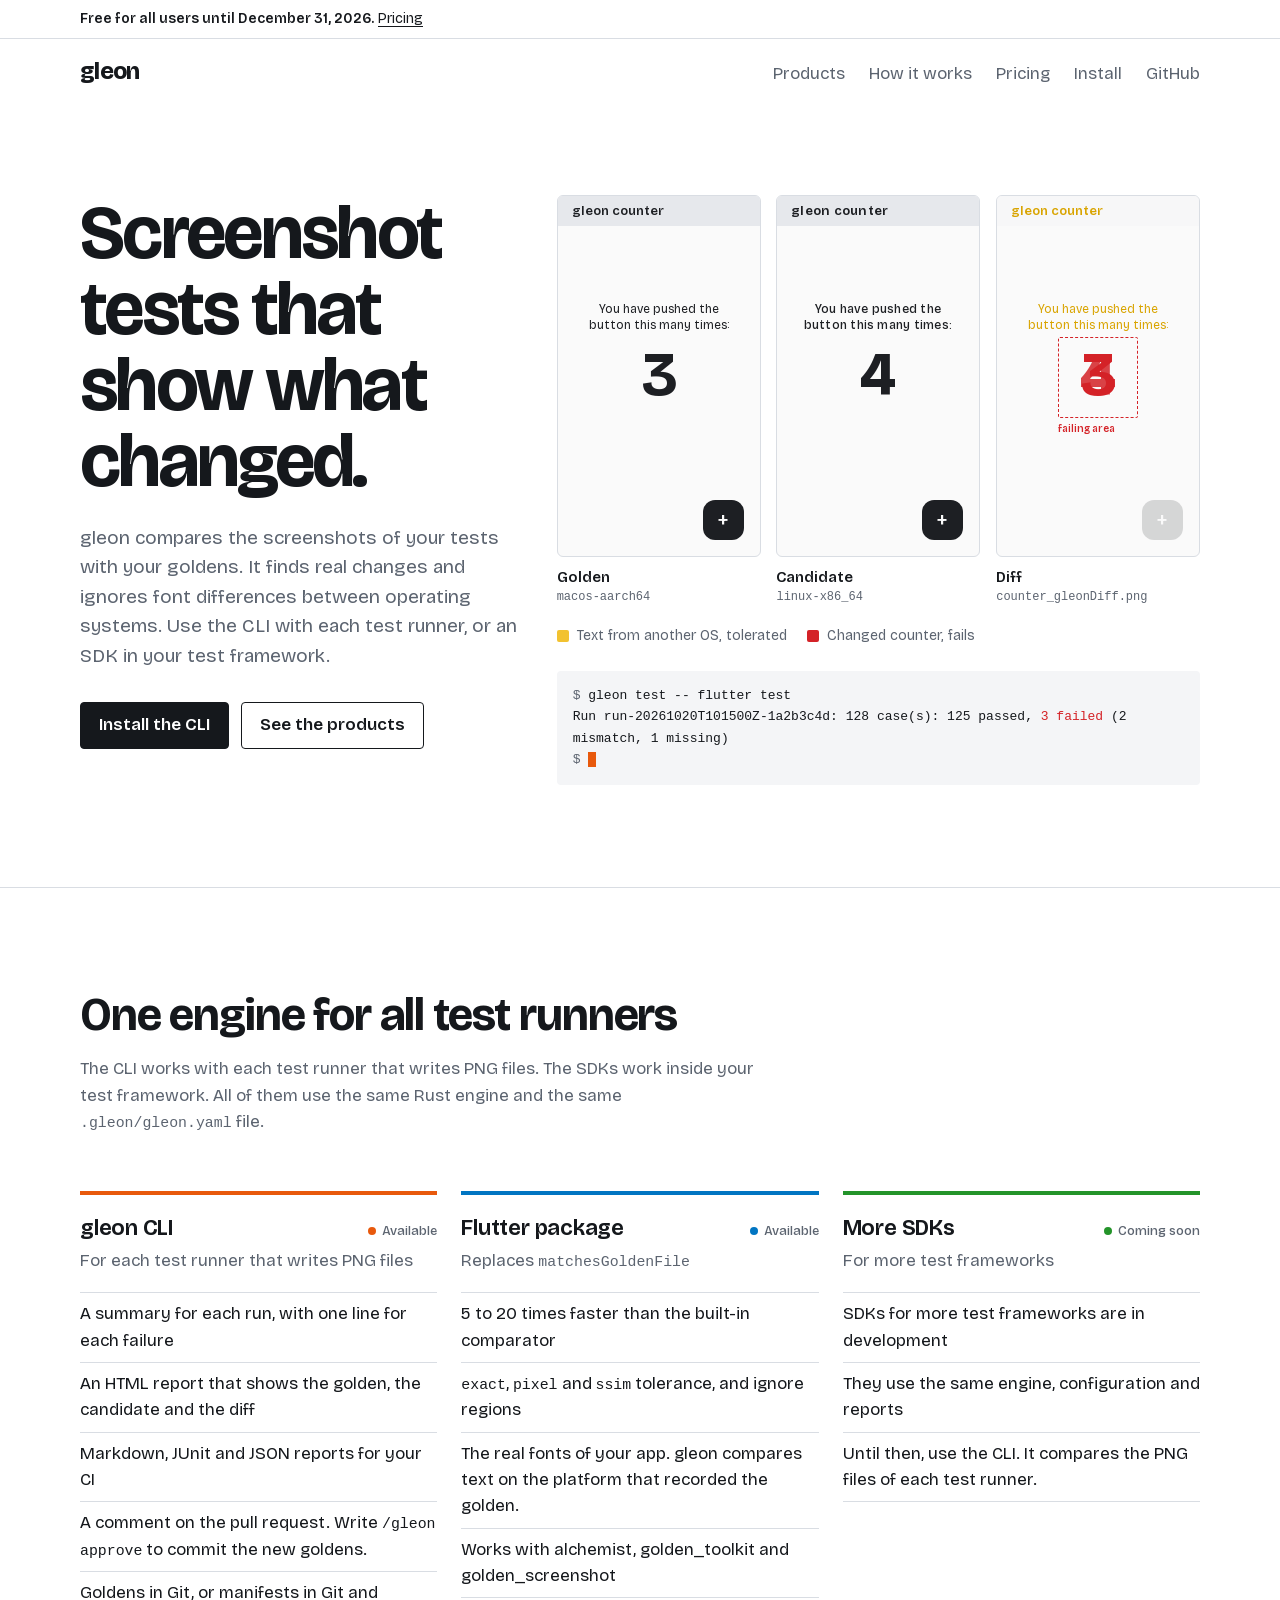
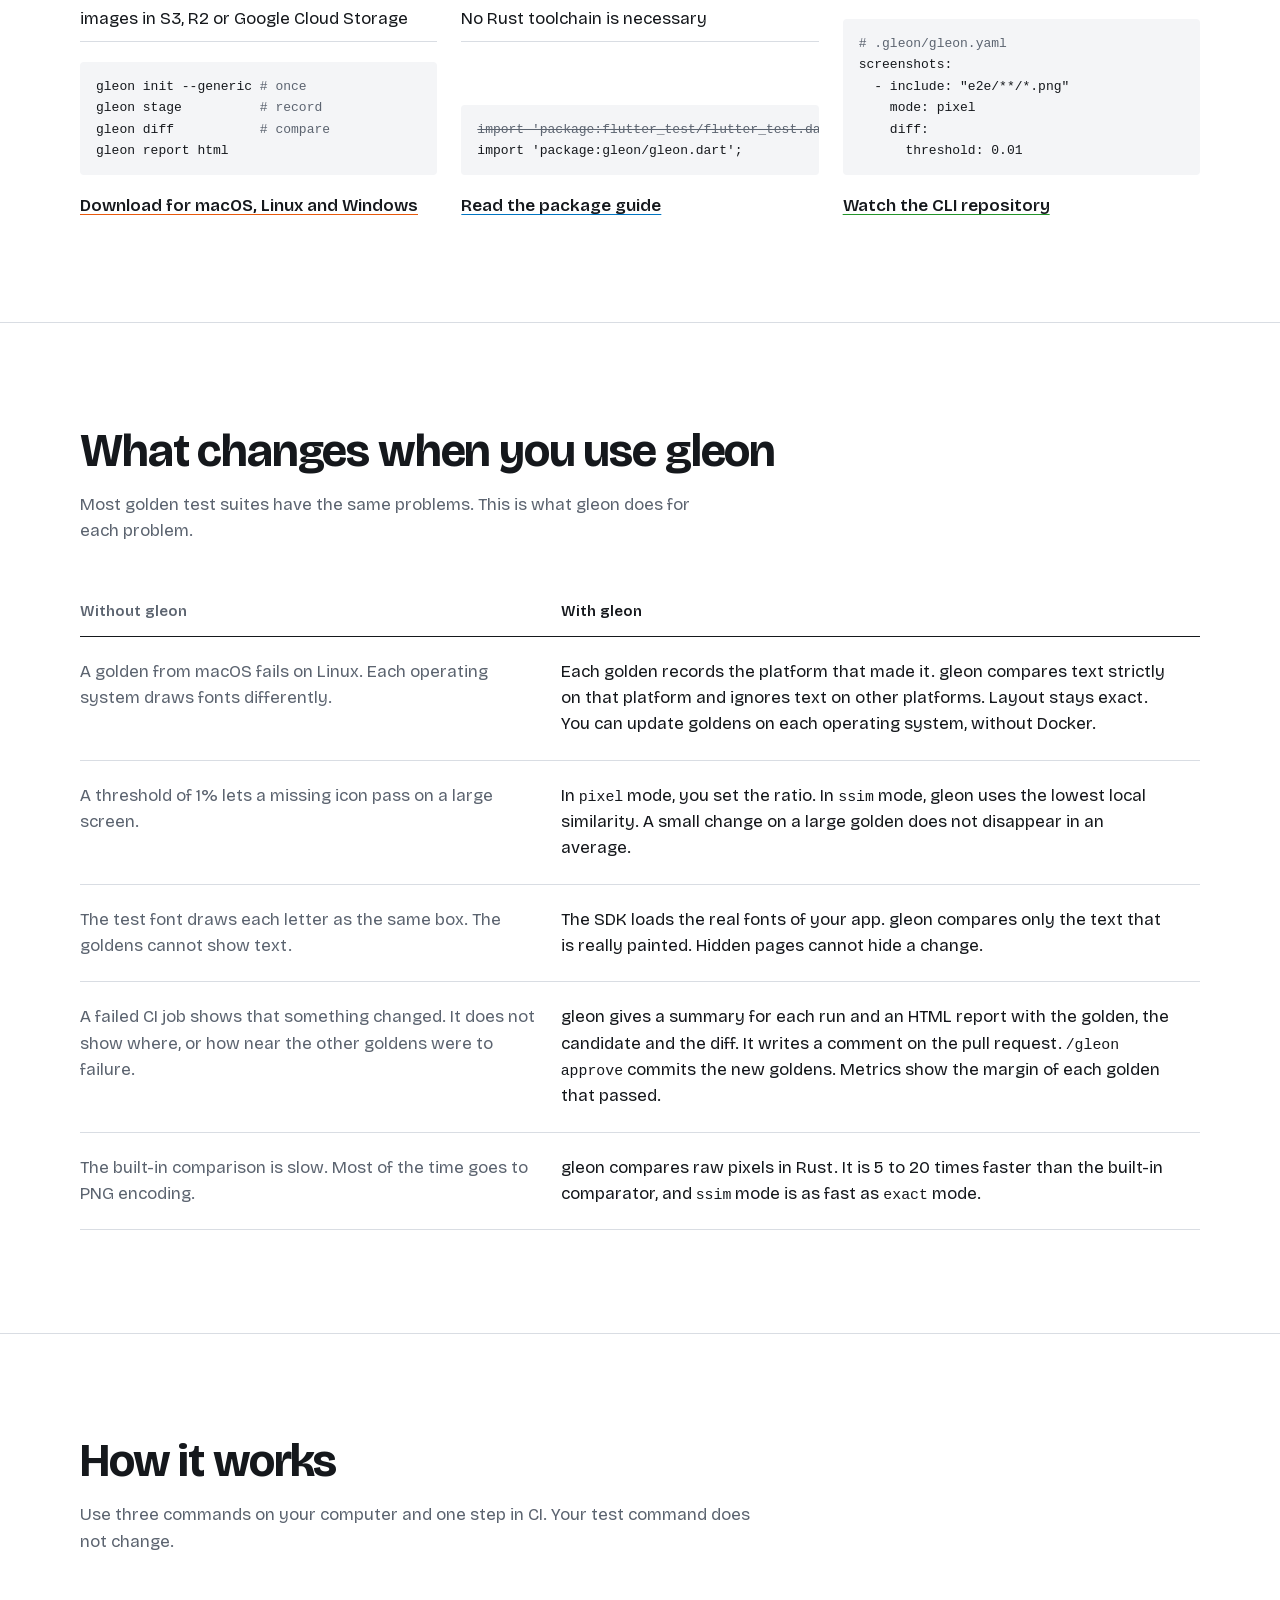
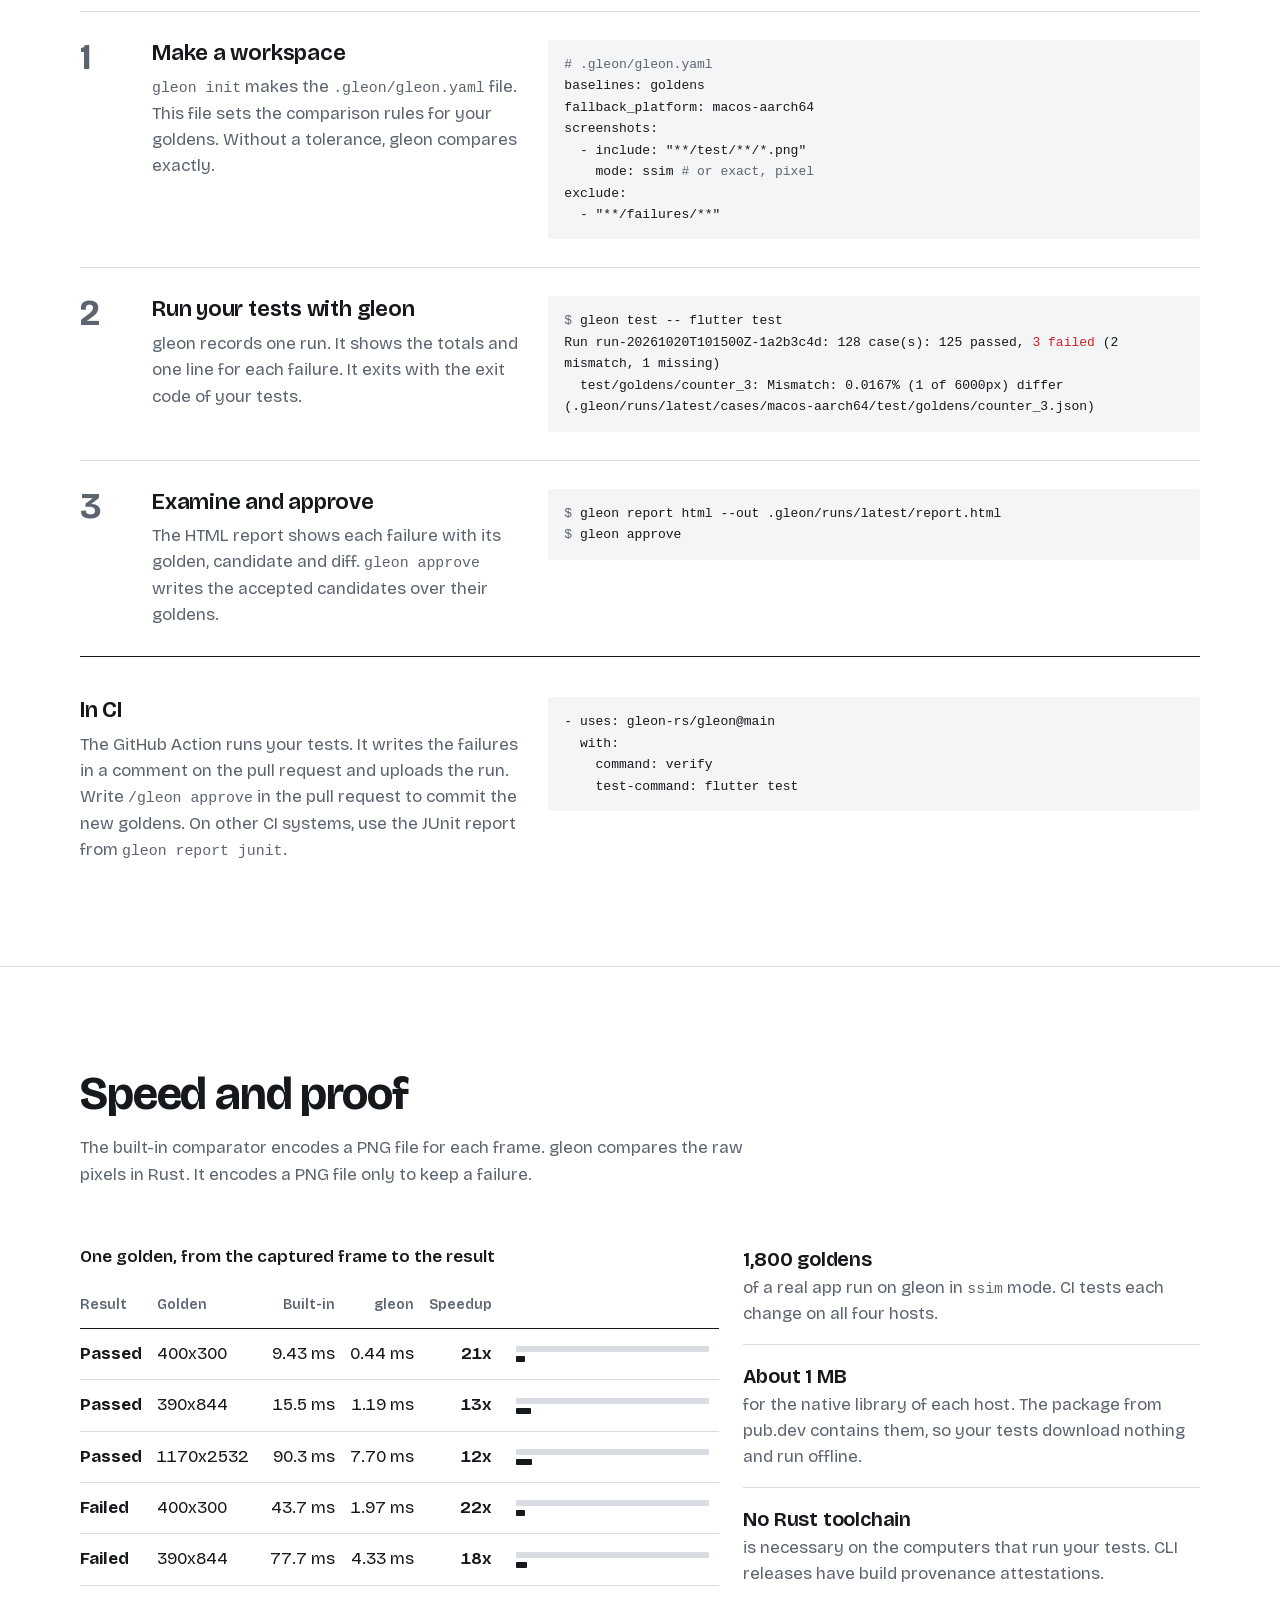
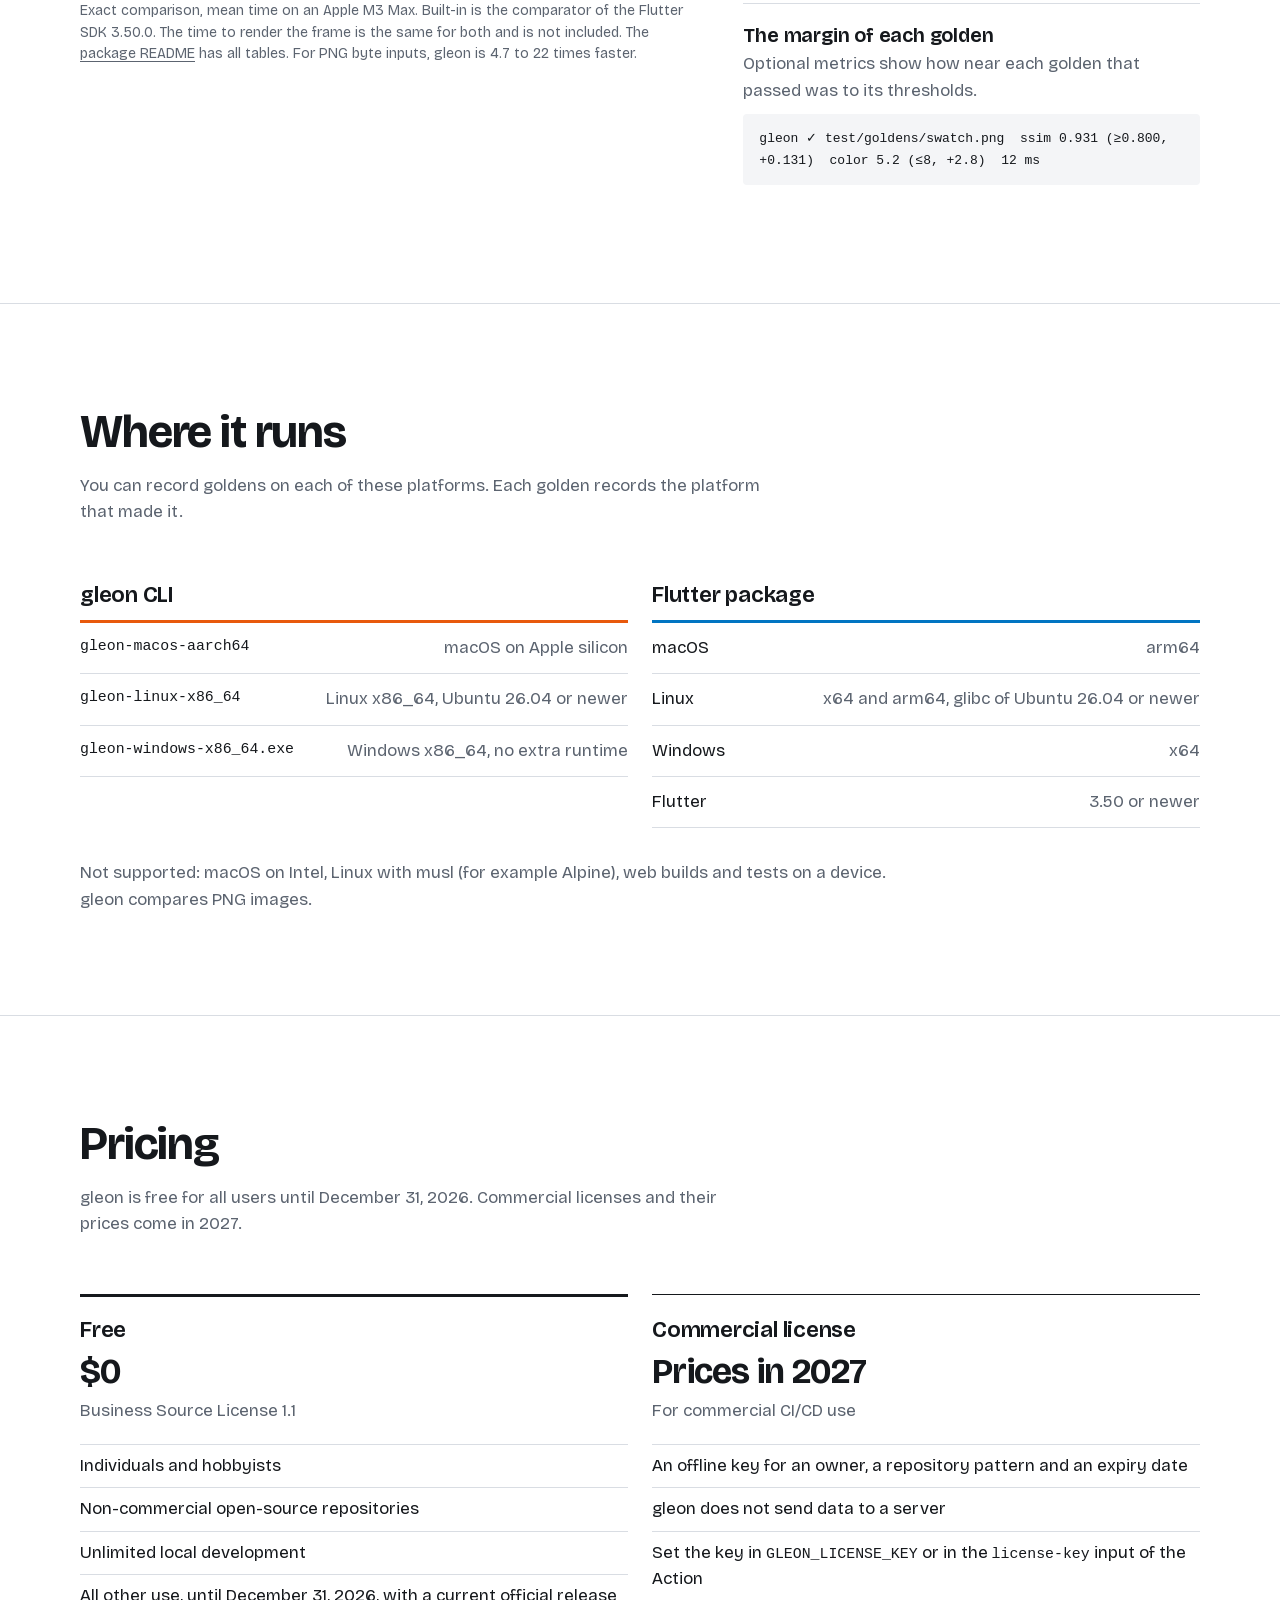
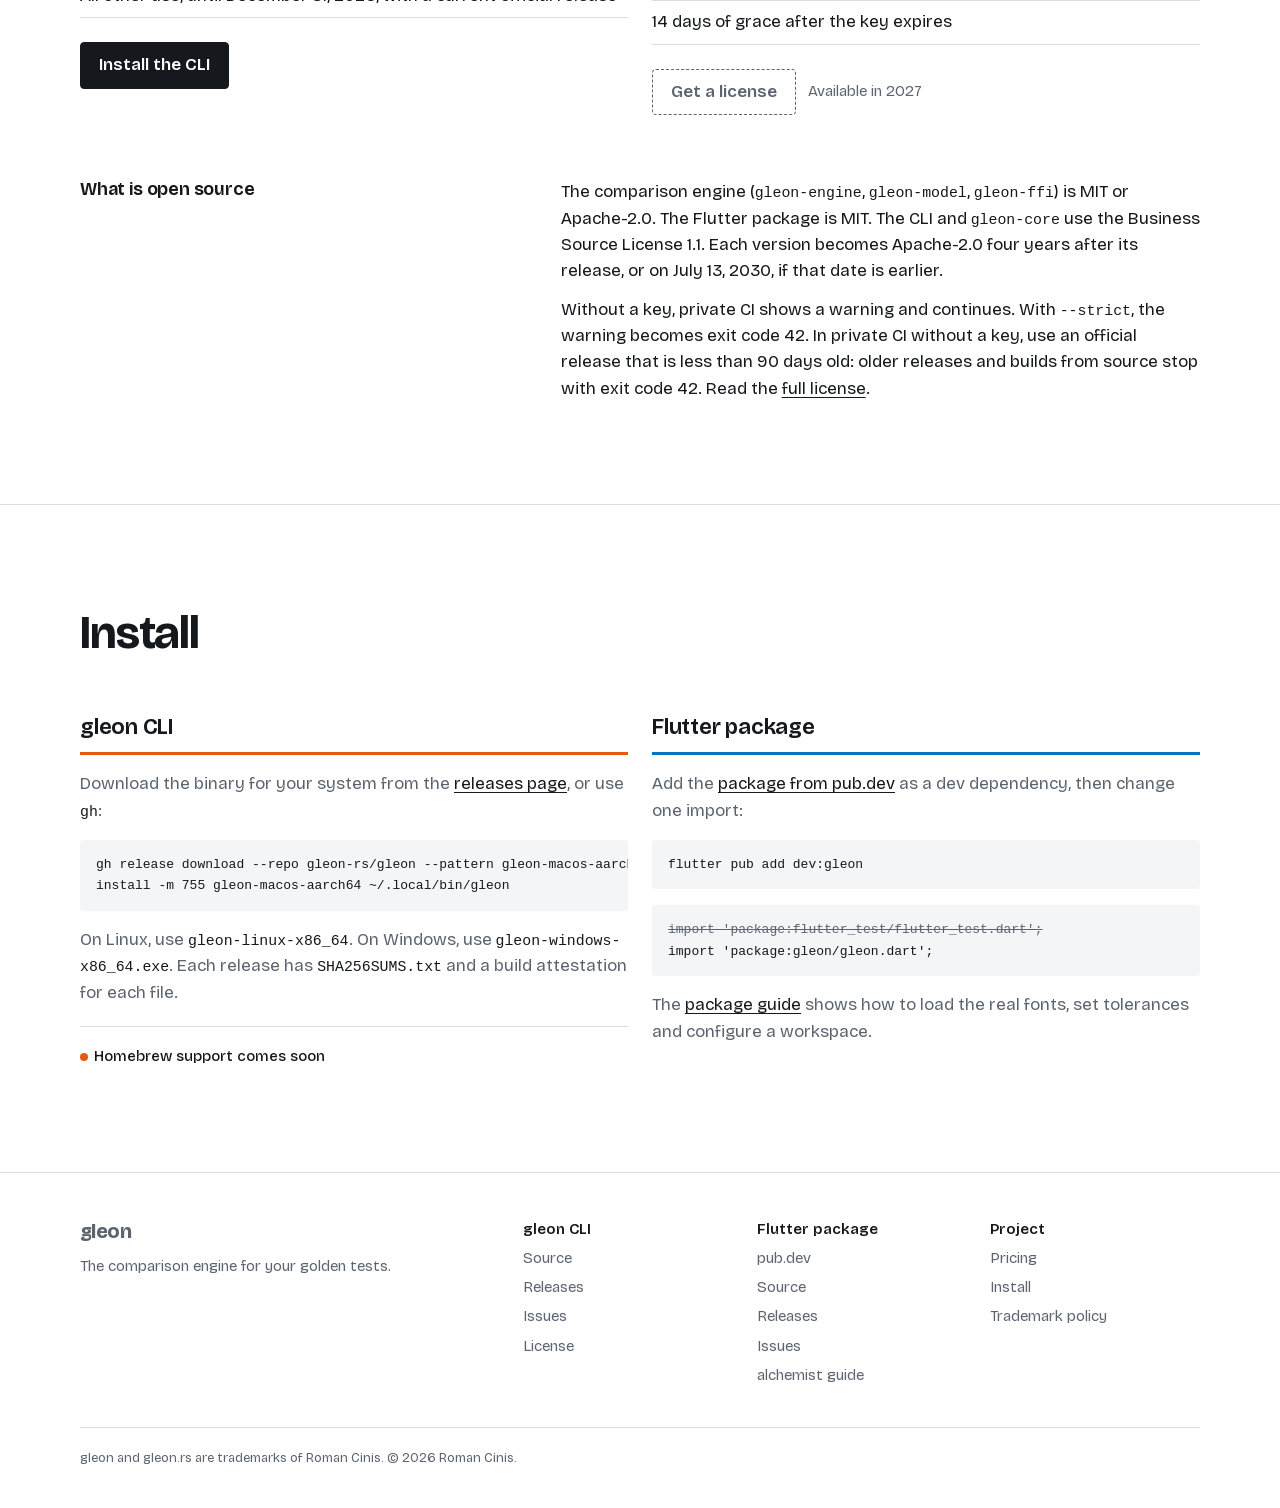
<file: index.html>
<!DOCTYPE html>
<html lang="en">
<head>
<meta charset="utf-8">
<meta name="viewport" content="width=device-width, initial-scale=1">
<meta name="color-scheme" content="light dark">
<meta name="theme-color" content="#ffffff" media="(prefers-color-scheme: light)">
<meta name="theme-color" content="#0f1115" media="(prefers-color-scheme: dark)">
<title>gleon: screenshot tests that show what changed</title>
<meta name="description" content="gleon compares the screenshots of your tests with your goldens. It finds real changes and ignores font differences between operating systems. A Rust CLI for each test runner, and SDKs for test frameworks.">
<link rel="canonical" href="https://gleon.rs/">
<meta property="og:type" content="website">
<meta property="og:url" content="https://gleon.rs/">
<meta property="og:site_name" content="gleon">
<meta property="og:title" content="gleon: screenshot tests that show what changed">
<meta property="og:description" content="gleon compares the screenshots of your tests with your goldens. A Rust CLI for each test runner, and SDKs for test frameworks.">
<meta property="og:image" content="https://gleon.rs/og.png">
<meta property="og:image:width" content="1200">
<meta property="og:image:height" content="630">
<meta property="og:image:alt" content="gleon: screenshot tests that show what changed. A golden, a candidate and the diff that gleon writes.">
<meta name="twitter:card" content="summary_large_image">
<link rel="icon" href="favicon.svg" type="image/svg+xml">
<link rel="preload" href="fonts/bricolage-grotesque-latin.woff2" as="font" type="font/woff2" crossorigin>
<link rel="stylesheet" href="styles.css">
</head>
<body>
<a class="skip" href="#main">Skip to content</a>

<div class="banner">
  <div class="wrap"><strong>Free for all users until December 31, 2026.</strong> <a href="#pricing">Pricing</a></div>
</div>

<header class="site-head">
  <div class="wrap">
    <a class="wordmark" href="/" aria-label="gleon home">gleon</a>
    <nav class="site-nav" aria-label="Main">
      <ul>
        <li><a href="#products">Products</a></li>
        <li><a href="#how">How it works</a></li>
        <li><a href="#pricing">Pricing</a></li>
        <li><a href="#install">Install</a></li>
        <li><a href="https://github.com/gleon-rs">GitHub</a></li>
      </ul>
    </nav>
  </div>
</header>

<main id="main">

  <!-- Hero -->
  <section class="hero" aria-labelledby="hero-title">
    <div class="wrap">
      <div class="hero-copy">
        <h1 id="hero-title">Screenshot tests that show what changed.</h1>
        <p class="lede">gleon compares the screenshots of your tests with your goldens. It finds real changes and ignores font differences between operating systems. Use the CLI with each test runner, or an SDK in your test framework.</p>
        <div class="actions">
          <a class="btn btn-primary" href="#install">Install the CLI</a>
          <a class="btn btn-plain" href="#products">See the products</a>
        </div>
      </div>

      <div class="hero-proof">
        <figure>
          <figcaption class="visually-hidden">A failed golden test. Left: the golden from macOS. Middle: the candidate from Linux. Right: the diff that gleon writes. gleon tolerates the text from the other operating system. The changed counter fails.</figcaption>
          <ul class="panes">
            <li class="pane golden">
              <div class="shot" aria-hidden="true">
                <div class="bar">gleon counter</div>
                <p class="msg">You have pushed the button this many times:</p>
                <p class="count">3</p>
                <span class="fab">+</span>
              </div>
              <p class="pane-cap"><b>Golden</b><code>macos-aarch64</code></p>
            </li>
            <li class="pane candidate">
              <div class="shot" aria-hidden="true">
                <div class="bar">gleon counter</div>
                <p class="msg">You have pushed the button this many times:</p>
                <p class="count">4</p>
                <span class="fab">+</span>
              </div>
              <p class="pane-cap"><b>Candidate</b><code>linux-x86_64</code></p>
            </li>
            <li class="pane diff">
              <div class="shot" aria-hidden="true">
                <div class="bar">gleon counter</div>
                <p class="msg">You have pushed the button this many times:</p>
                <p class="count"><span>3</span><span>4</span></p>
                <span class="area"></span>
                <span class="area-label">failing area</span>
                <span class="fab">+</span>
              </div>
              <p class="pane-cap"><b>Diff</b><code>counter_gleonDiff.png</code></p>
            </li>
          </ul>
          <ul class="legend" aria-hidden="true">
            <li><span class="swatch swatch-y"></span>Text from another OS, tolerated</li>
            <li><span class="swatch swatch-r"></span>Changed counter, fails</li>
          </ul>
        </figure>

<pre class="code wrap-lines run"><code><span class="prompt">$ </span><span class="sel">gleon test -- flutter test</span>
Run run-20261020T101500Z-1a2b3c4d: 128 case(s): 125 passed, <span class="fail">3 failed</span> (2 mismatch, 1 missing)
<span class="prompt">$ </span><span class="cursor" aria-hidden="true"></span></code></pre>
      </div>
    </div>
  </section>

  <!-- Products: equal columns, each in the colour of its language -->
  <section class="section" id="products" aria-labelledby="products-title">
    <div class="wrap">
      <h2 id="products-title">One engine for all test runners</h2>
      <p class="intro">The CLI works with each test runner that writes PNG files. The SDKs work inside your test framework. All of them use the same Rust engine and the same <code>.gleon/gleon.yaml</code> file.</p>

      <ul class="products section-body">
        <li class="product lang-cli" id="cli">
          <h3>gleon CLI <span class="status">Available</span></h3>
          <p class="tagline">For each test runner that writes PNG files</p>
          <ul class="points">
            <li>A summary for each run, with one line for each failure</li>
            <li>An HTML report that shows the golden, the candidate and the diff</li>
            <li>Markdown, JUnit and JSON reports for your CI</li>
            <li>A comment on the pull request. Write <code>/gleon approve</code> to commit the new goldens.</li>
            <li>Goldens in Git, or manifests in Git and images in S3, R2 or Google Cloud Storage</li>
          </ul>
<pre class="code"><code><span class="sel">gleon init --generic</span> <span class="comment"># once</span>
<span class="sel">gleon stage</span>          <span class="comment"># record</span>
<span class="sel">gleon diff</span>           <span class="comment"># compare</span>
<span class="sel">gleon report html</span></code></pre>
          <p class="more"><a href="https://github.com/gleon-rs/gleon/releases">Download for macOS, Linux and Windows</a></p>
        </li>

        <li class="product lang-flutter" id="flutter">
          <h3>Flutter package <span class="status">Available</span></h3>
          <p class="tagline">Replaces <code>matchesGoldenFile</code></p>
          <ul class="points">
            <li>5 to 20 times faster than the built-in comparator</li>
            <li><code>exact</code>, <code>pixel</code> and <code>ssim</code> tolerance, and ignore regions</li>
            <li>The real fonts of your app. gleon compares text on the platform that recorded the golden.</li>
            <li>Works with alchemist, golden_toolkit and golden_screenshot</li>
            <li>No Rust toolchain is necessary</li>
          </ul>
<pre class="code"><code><span class="del">import 'package:flutter_test/flutter_test.dart';</span>
<span class="sel">import 'package:gleon/gleon.dart';</span></code></pre>
          <p class="more"><a href="https://github.com/gleon-rs/flutter">Read the package guide</a></p>
        </li>

        <li class="product lang-next">
          <h3>More SDKs <span class="status">Coming soon</span></h3>
          <p class="tagline">For more test frameworks</p>
          <ul class="points">
            <li>SDKs for more test frameworks are in development</li>
            <li>They use the same engine, configuration and reports</li>
            <li>Until then, use the CLI. It compares the PNG files of each test runner.</li>
          </ul>
<pre class="code"><code><span class="comment"># .gleon/gleon.yaml</span>
screenshots:
  - include: "e2e/**/*.png"
    mode: pixel
    diff:
      threshold: 0.01</code></pre>
          <p class="more"><a href="https://github.com/gleon-rs/gleon">Watch the CLI repository</a></p>
        </li>
      </ul>
    </div>
  </section>

  <!-- What changes -->
  <section class="section" aria-labelledby="switch-title">
    <div class="wrap">
      <h2 id="switch-title">What changes when you use gleon</h2>
      <p class="intro">Most golden test suites have the same problems. This is what gleon does for each problem.</p>

      <div class="compare section-body">
        <div class="compare-head" aria-hidden="true"><span>Without gleon</span><span>With gleon</span></div>
        <dl>
          <div class="compare-row">
            <dt>A golden from macOS fails on Linux. Each operating system draws fonts differently.</dt>
            <dd>Each golden records the platform that made it. gleon compares text strictly on that platform and ignores text on other platforms. Layout stays exact. You can update goldens on each operating system, without Docker.</dd>
          </div>
          <div class="compare-row">
            <dt>A threshold of 1% lets a missing icon pass on a large screen.</dt>
            <dd>In <code>pixel</code> mode, you set the ratio. In <code>ssim</code> mode, gleon uses the lowest local similarity. A small change on a large golden does not disappear in an average.</dd>
          </div>
          <div class="compare-row">
            <dt>The test font draws each letter as the same box. The goldens cannot show text.</dt>
            <dd>The SDK loads the real fonts of your app. gleon compares only the text that is really painted. Hidden pages cannot hide a change.</dd>
          </div>
          <div class="compare-row">
            <dt>A failed CI job shows that something changed. It does not show where, or how near the other goldens were to failure.</dt>
            <dd>gleon gives a summary for each run and an HTML report with the golden, the candidate and the diff. It writes a comment on the pull request. <code>/gleon approve</code> commits the new goldens. Metrics show the margin of each golden that passed.</dd>
          </div>
          <div class="compare-row">
            <dt>The built-in comparison is slow. Most of the time goes to PNG encoding.</dt>
            <dd>gleon compares raw pixels in Rust. It is 5 to 20 times faster than the built-in comparator, and <code>ssim</code> mode is as fast as <code>exact</code> mode.</dd>
          </div>
        </dl>
      </div>
    </div>
  </section>

  <!-- How it works -->
  <section class="section" id="how" aria-labelledby="how-title">
    <div class="wrap">
      <h2 id="how-title">How it works</h2>
      <p class="intro">Use three commands on your computer and one step in CI. Your test command does not change.</p>

      <ol class="steps section-body">
        <li class="step">
          <div>
            <h3>Make a workspace</h3>
            <p><code>gleon init</code> makes the <code>.gleon/gleon.yaml</code> file. This file sets the comparison rules for your goldens. Without a tolerance, gleon compares exactly.</p>
          </div>
<pre class="code"><code><span class="comment"># .gleon/gleon.yaml</span>
baselines: goldens
fallback_platform: macos-aarch64
screenshots:
  - include: "**/test/**/*.png"
    mode: ssim <span class="comment"># or exact, pixel</span>
exclude:
  - "**/failures/**"</code></pre>
        </li>
        <li class="step">
          <div>
            <h3>Run your tests with gleon</h3>
            <p>gleon records one run. It shows the totals and one line for each failure. It exits with the exit code of your tests.</p>
          </div>
<pre class="code wrap-lines"><code><span class="prompt">$ </span><span class="sel">gleon test -- flutter test</span>
Run run-20261020T101500Z-1a2b3c4d: 128 case(s): 125 passed, <span class="fail">3 failed</span> (2 mismatch, 1 missing)
  test/goldens/counter_3: Mismatch: 0.0167% (1 of 6000px) differ (.gleon/runs/latest/cases/macos-aarch64/test/goldens/counter_3.json)</code></pre>
        </li>
        <li class="step">
          <div>
            <h3>Examine and approve</h3>
            <p>The HTML report shows each failure with its golden, candidate and diff. <code>gleon approve</code> writes the accepted candidates over their goldens.</p>
          </div>
<pre class="code"><code><span class="prompt">$ </span><span class="sel">gleon report html --out .gleon/runs/latest/report.html</span>
<span class="prompt">$ </span><span class="sel">gleon approve</span></code></pre>
        </li>
      </ol>

      <div class="ci">
        <div>
          <h3>In CI</h3>
          <p>The GitHub Action runs your tests. It writes the failures in a comment on the pull request and uploads the run. Write <code>/gleon approve</code> in the pull request to commit the new goldens. On other CI systems, use the JUnit report from <code>gleon report junit</code>.</p>
        </div>
<pre class="code"><code>- uses: gleon-rs/gleon@main
  with:
    command: verify
    test-command: flutter test</code></pre>
      </div>
    </div>
  </section>

  <!-- Speed and proof -->
  <section class="section" id="speed" aria-labelledby="speed-title">
    <div class="wrap">
      <h2 id="speed-title">Speed and proof</h2>
      <p class="intro">The built-in comparator encodes a PNG file for each frame. gleon compares the raw pixels in Rust. It encodes a PNG file only to keep a failure.</p>

      <div class="speed section-body">
        <div>
          <div class="table-scroll">
            <table class="bench">
              <caption>One golden, from the captured frame to the result</caption>
              <thead>
                <tr>
                  <th scope="col">Result</th>
                  <th scope="col">Golden</th>
                  <th scope="col" class="num">Built-in</th>
                  <th scope="col" class="num">gleon</th>
                  <th scope="col" class="num">Speedup</th>
                  <th scope="col" class="bars"><span class="visually-hidden">Relative time</span></th>
                </tr>
              </thead>
              <tbody>
                <tr>
                  <th scope="row">Passed</th><td>400x300</td><td class="num">9.43 ms</td><td class="num">0.44 ms</td><td class="num x">21x</td>
                  <td class="bars" aria-hidden="true"><span class="bar-track"><span class="bar-builtin"></span><span class="bar-gleon" style="--r: 4.7%"></span></span></td>
                </tr>
                <tr>
                  <th scope="row">Passed</th><td>390x844</td><td class="num">15.5 ms</td><td class="num">1.19 ms</td><td class="num x">13x</td>
                  <td class="bars" aria-hidden="true"><span class="bar-track"><span class="bar-builtin"></span><span class="bar-gleon" style="--r: 7.7%"></span></span></td>
                </tr>
                <tr>
                  <th scope="row">Passed</th><td>1170x2532</td><td class="num">90.3 ms</td><td class="num">7.70 ms</td><td class="num x">12x</td>
                  <td class="bars" aria-hidden="true"><span class="bar-track"><span class="bar-builtin"></span><span class="bar-gleon" style="--r: 8.5%"></span></span></td>
                </tr>
                <tr>
                  <th scope="row">Failed</th><td>400x300</td><td class="num">43.7 ms</td><td class="num">1.97 ms</td><td class="num x">22x</td>
                  <td class="bars" aria-hidden="true"><span class="bar-track"><span class="bar-builtin"></span><span class="bar-gleon" style="--r: 4.5%"></span></span></td>
                </tr>
                <tr>
                  <th scope="row">Failed</th><td>390x844</td><td class="num">77.7 ms</td><td class="num">4.33 ms</td><td class="num x">18x</td>
                  <td class="bars" aria-hidden="true"><span class="bar-track"><span class="bar-builtin"></span><span class="bar-gleon" style="--r: 5.6%"></span></span></td>
                </tr>
              </tbody>
            </table>
          </div>
          <p class="bench-note">Exact comparison, mean time on an Apple M3 Max. Built-in is the comparator of the Flutter SDK 3.50.0. The time to render the frame is the same for both and is not included. The <a href="https://github.com/gleon-rs/flutter#performance">package README</a> has all tables. For PNG byte inputs, gleon is 4.7 to 22 times faster.</p>
        </div>

        <ul class="proof">
          <li><b>1,800 goldens</b><span>of a real app run on gleon in <code>ssim</code> mode. CI tests each change on all four hosts.</span></li>
          <li><b>About 1 MB</b><span>for the native library of each host. The package from pub.dev contains them, so your tests download nothing and run offline.</span></li>
          <li><b>No Rust toolchain</b><span>is necessary on the computers that run your tests. CLI releases have build provenance attestations.</span></li>
          <li><b>The margin of each golden</b><span>Optional metrics show how near each golden that passed was to its thresholds.</span>
<pre class="code wrap-lines"><code>gleon ✓ test/goldens/swatch.png  ssim 0.931 (≥0.800, +0.131)  color 5.2 (≤8, +2.8)  12 ms</code></pre>
          </li>
        </ul>
      </div>
    </div>
  </section>

  <!-- Platforms -->
  <section class="section" id="platforms" aria-labelledby="platforms-title">
    <div class="wrap">
      <h2 id="platforms-title">Where it runs</h2>
      <p class="intro">You can record goldens on each of these platforms. Each golden records the platform that made it.</p>

      <div class="platforms section-body">
        <div>
          <h3 class="lang-cli">gleon CLI</h3>
          <ul class="hosts">
            <li><code>gleon-macos-aarch64</code><span>macOS on Apple silicon</span></li>
            <li><code>gleon-linux-x86_64</code><span>Linux x86_64, Ubuntu 26.04 or newer</span></li>
            <li><code>gleon-windows-x86_64.exe</code><span>Windows x86_64, no extra runtime</span></li>
          </ul>
        </div>
        <div>
          <h3 class="lang-flutter">Flutter package</h3>
          <ul class="hosts">
            <li>macOS<span>arm64</span></li>
            <li>Linux<span>x64 and arm64, glibc of Ubuntu 26.04 or newer</span></li>
            <li>Windows<span>x64</span></li>
            <li>Flutter<span>3.50 or newer</span></li>
          </ul>
        </div>
      </div>
      <p class="platforms-note">Not supported: macOS on Intel, Linux with musl (for example Alpine), web builds and tests on a device. gleon compares PNG images.</p>
    </div>
  </section>

  <!-- Pricing -->
  <section class="section" id="pricing" aria-labelledby="pricing-title">
    <div class="wrap">
      <h2 id="pricing-title">Pricing</h2>
      <p class="intro">gleon is free for all users until December 31, 2026. Commercial licenses and their prices come in 2027.</p>

      <div class="pricing section-body">
        <div class="plan plan-free">
          <h3>Free</h3>
          <p class="price">$0</p>
          <p class="when">Business Source License 1.1</p>
          <ul>
            <li>Individuals and hobbyists</li>
            <li>Non-commercial open-source repositories</li>
            <li>Unlimited local development</li>
            <li>All other use, until December 31, 2026, with a current official release</li>
          </ul>
          <div class="actions">
            <a class="btn btn-primary" href="#install">Install the CLI</a>
          </div>
        </div>

        <div class="plan">
          <h3>Commercial license</h3>
          <p class="price">Prices in 2027</p>
          <p class="when">For commercial CI/CD use</p>
          <ul>
            <li>An offline key for an owner, a repository pattern and an expiry date</li>
            <li>gleon does not send data to a server</li>
            <li>Set the key in <code>GLEON_LICENSE_KEY</code> or in the <code>license-key</code> input of the Action</li>
            <li>14 days of grace after the key expires</li>
          </ul>
          <div class="actions">
            <button class="btn" type="button" disabled aria-describedby="license-later">Get a license</button>
            <span class="later" id="license-later">Available in 2027</span>
          </div>
        </div>
      </div>

      <div class="license-text">
        <h3>What is open source</h3>
        <div>
          <p>The comparison engine (<code>gleon-engine</code>, <code>gleon-model</code>, <code>gleon-ffi</code>) is MIT or Apache-2.0. The Flutter package is MIT. The CLI and <code>gleon-core</code> use the Business Source License 1.1. Each version becomes Apache-2.0 four years after its release, or on July 13, 2030, if that date is earlier.</p>
          <p>Without a key, private CI shows a warning and continues. With <code>--strict</code>, the warning becomes exit code 42. In private CI without a key, use an official release that is less than 90 days old: older releases and builds from source stop with exit code 42. Read the <a href="https://github.com/gleon-rs/gleon/blob/main/LICENSE">full license</a>.</p>
        </div>
      </div>
    </div>
  </section>

  <!-- Install -->
  <section class="section" id="install" aria-labelledby="install-title">
    <div class="wrap">
      <h2 id="install-title">Install</h2>

      <div class="install section-body">
        <div class="lang-cli">
          <h3>gleon CLI</h3>
          <p>Download the binary for your system from the <a href="https://github.com/gleon-rs/gleon/releases">releases page</a>, or use <code>gh</code>:</p>
<pre class="code"><code><span class="sel">gh release download --repo gleon-rs/gleon --pattern gleon-macos-aarch64</span>
<span class="sel">install -m 755 gleon-macos-aarch64 ~/.local/bin/gleon</span></code></pre>
          <p>On Linux, use <code>gleon-linux-x86_64</code>. On Windows, use <code>gleon-windows-x86_64.exe</code>. Each release has <code>SHA256SUMS.txt</code> and a build attestation for each file.</p>
          <p class="soon"><span class="status">Homebrew support comes soon</span></p>
        </div>

        <div class="lang-flutter">
          <h3>Flutter package</h3>
          <p>Add the <a href="https://pub.dev/packages/gleon">package from pub.dev</a> as a dev dependency, then change one import:</p>
<pre class="code"><code><span class="sel">flutter pub add dev:gleon</span></code></pre>
<pre class="code"><code><span class="del">import 'package:flutter_test/flutter_test.dart';</span>
<span class="sel">import 'package:gleon/gleon.dart';</span></code></pre>
          <p>The <a href="https://github.com/gleon-rs/flutter">package guide</a> shows how to load the real fonts, set tolerances and configure a workspace.</p>
        </div>
      </div>
    </div>
  </section>
</main>

<footer class="site-foot">
  <div class="wrap">
    <div class="foot-cols">
      <div>
        <a class="wordmark" href="/">gleon</a>
        <p>The comparison engine for your golden tests.</p>
      </div>
      <nav aria-labelledby="foot-cli">
        <h2 id="foot-cli">gleon CLI</h2>
        <ul>
          <li><a href="https://github.com/gleon-rs/gleon">Source</a></li>
          <li><a href="https://github.com/gleon-rs/gleon/releases">Releases</a></li>
          <li><a href="https://github.com/gleon-rs/gleon/issues">Issues</a></li>
          <li><a href="https://github.com/gleon-rs/gleon/blob/main/LICENSE">License</a></li>
        </ul>
      </nav>
      <nav aria-labelledby="foot-flutter">
        <h2 id="foot-flutter">Flutter package</h2>
        <ul>
          <li><a href="https://pub.dev/packages/gleon">pub.dev</a></li>
          <li><a href="https://github.com/gleon-rs/flutter">Source</a></li>
          <li><a href="https://github.com/gleon-rs/flutter/releases">Releases</a></li>
          <li><a href="https://github.com/gleon-rs/flutter/issues">Issues</a></li>
          <li><a href="https://github.com/gleon-rs/flutter/blob/main/doc/alchemist.md">alchemist guide</a></li>
        </ul>
      </nav>
      <nav aria-labelledby="foot-project">
        <h2 id="foot-project">Project</h2>
        <ul>
          <li><a href="#pricing">Pricing</a></li>
          <li><a href="#install">Install</a></li>
          <li><a href="https://github.com/gleon-rs/gleon/blob/main/NOTICE/TRADEMARK.md">Trademark policy</a></li>
        </ul>
      </nav>
    </div>
    <p class="fineprint">gleon and gleon.rs are trademarks of Roman Cinis. © 2026 Roman Cinis.</p>
  </div>
</footer>
</body>
</html>
</file>
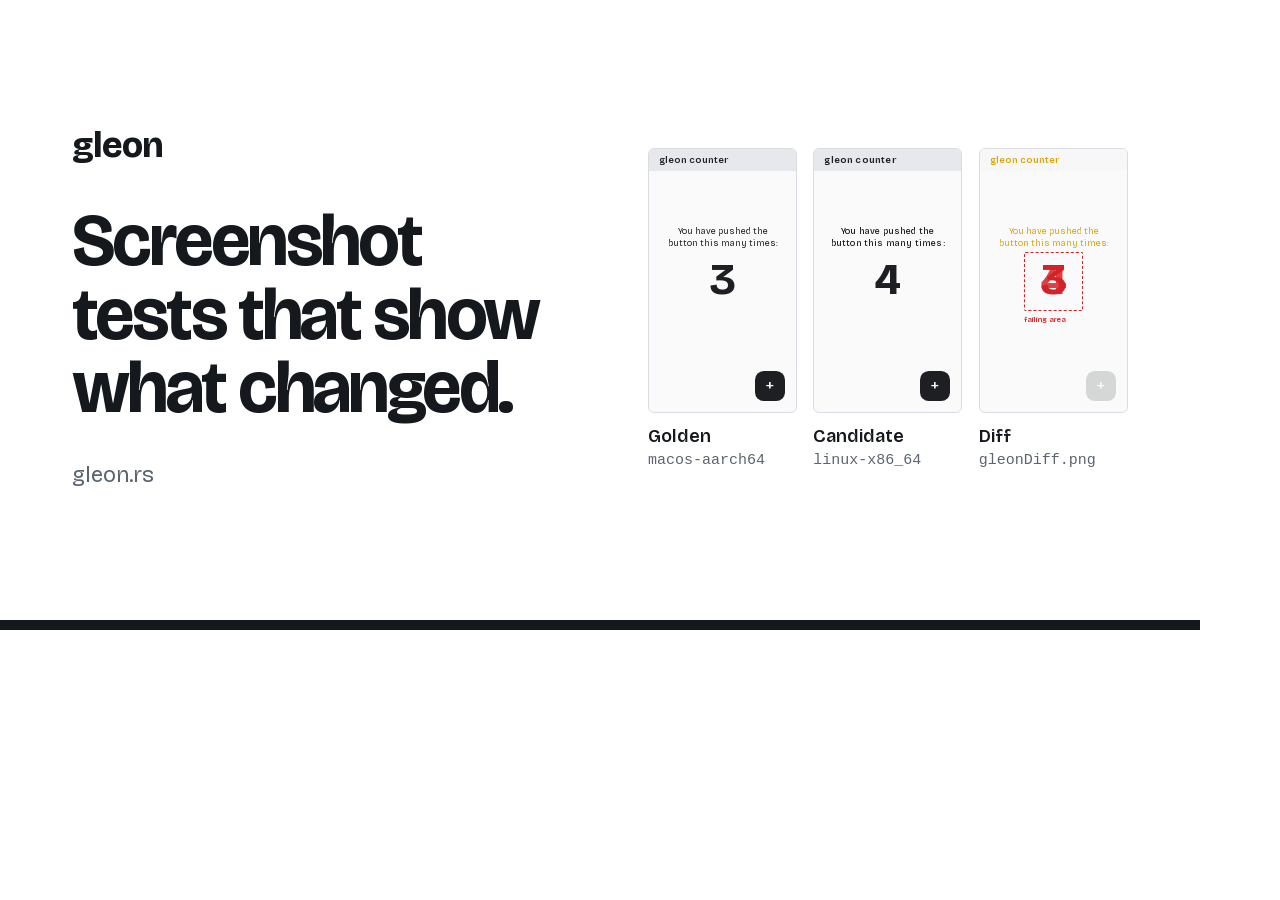
<file: og/card.html>
<!DOCTYPE html>
<html lang="en">
<head>
<meta charset="utf-8">
<meta name="robots" content="noindex">
<title>gleon social card</title>
<!-- Source of /og.png (1200x630). Re-render with headless Chrome:
     chrome --headless=new --hide-scrollbars --blink-settings=preferredColorScheme=1 --window-size=1200,630 --screenshot=og.png og/card.html -->
<link rel="stylesheet" href="../styles.css">
<style>
  html, body { width: 1200px; height: 630px; overflow: hidden; }
  .card {
    display: grid; grid-template-columns: 520px 1fr; gap: 56px; align-items: center;
    width: 1200px; height: 630px; padding: 64px 72px;
    border-bottom: 10px solid var(--ink);
  }
  .card .wordmark { font-size: 2.25rem; }
  .card h1 { margin-top: 40px; font-size: 4.6rem; }
  .card .url { margin-top: 32px; font-size: 1.375rem; color: var(--muted); }
  .card .pane-cap { font-size: 1rem; }
  .card .pane-cap b { font-size: 1.125rem; }
  .card .pane-cap code { font-size: 0.9375rem; }
</style>
</head>
<body>
<div class="card">
  <div>
    <span class="wordmark">gleon</span>
    <h1>Screenshot tests that show what changed.</h1>
    <p class="url">gleon.rs</p>
  </div>
  <ul class="panes">
    <li class="pane golden">
      <div class="shot"><div class="bar">gleon counter</div><p class="msg">You have pushed the button this many times:</p><p class="count">3</p><span class="fab">+</span></div>
      <p class="pane-cap"><b>Golden</b><code>macos-aarch64</code></p>
    </li>
    <li class="pane candidate">
      <div class="shot"><div class="bar">gleon counter</div><p class="msg">You have pushed the button this many times:</p><p class="count">4</p><span class="fab">+</span></div>
      <p class="pane-cap"><b>Candidate</b><code>linux-x86_64</code></p>
    </li>
    <li class="pane diff">
      <div class="shot"><div class="bar">gleon counter</div><p class="msg">You have pushed the button this many times:</p><p class="count"><span>3</span><span>4</span></p><span class="area"></span><span class="area-label">failing area</span><span class="fab">+</span></div>
      <p class="pane-cap"><b>Diff</b><code>gleonDiff.png</code></p>
    </li>
  </ul>
</div>
</body>
</html>
</file>
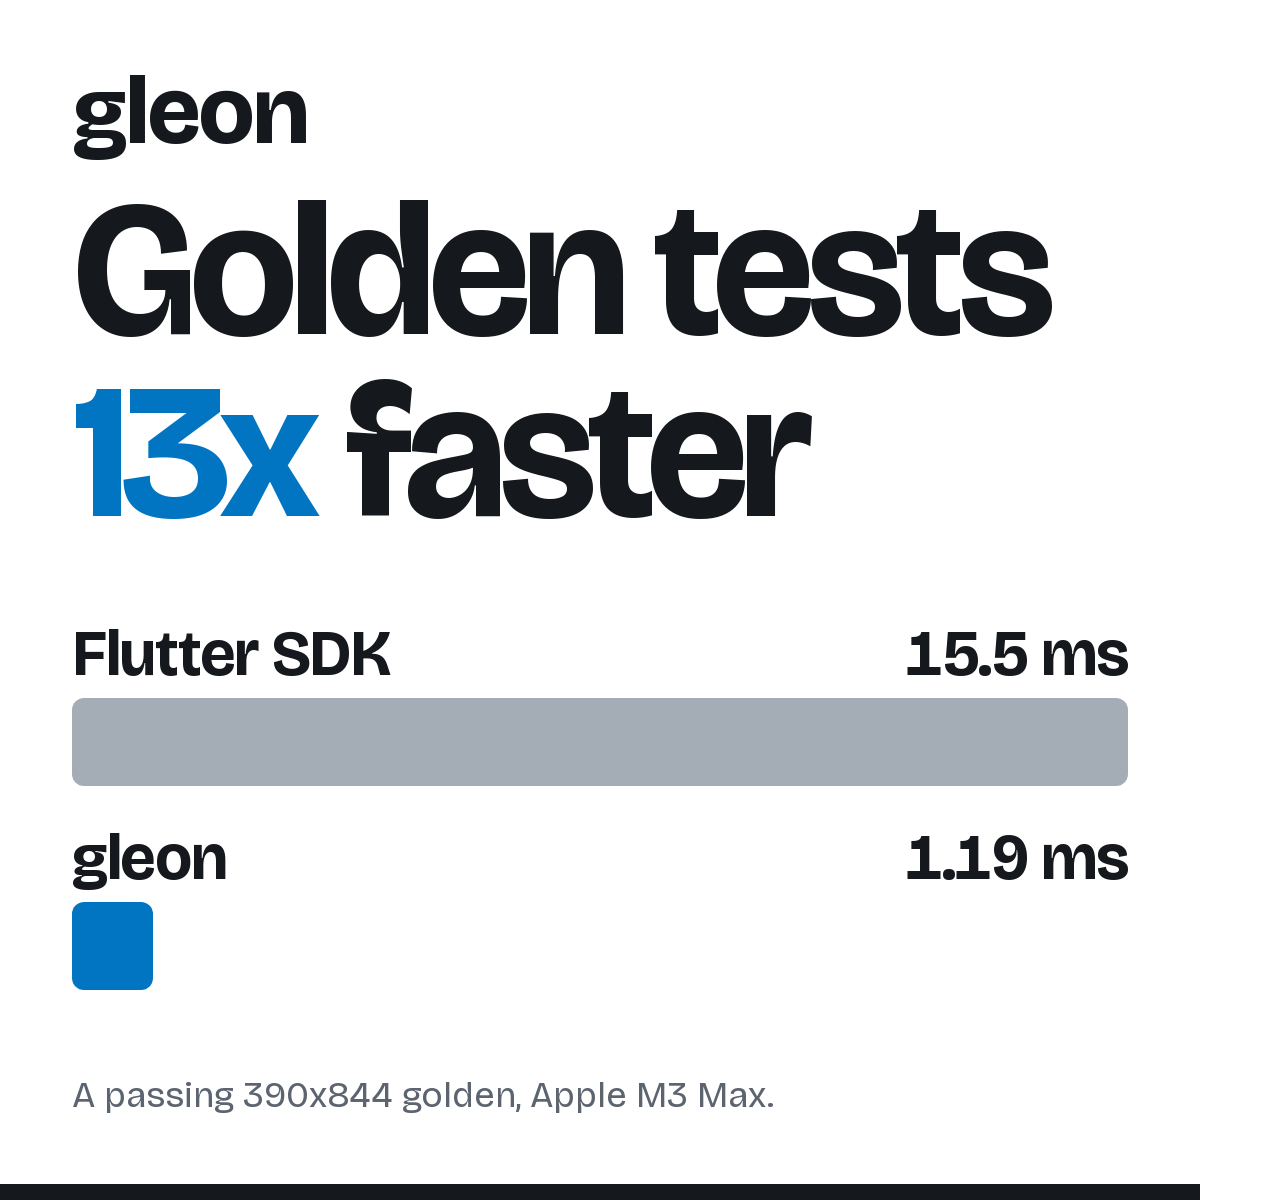
<file: og/pub-dev.html>
<!DOCTYPE html>
<html lang="en">
<head>
<meta charset="utf-8">
<meta name="robots" content="noindex">
<title>gleon pub.dev screenshot</title>
<!-- Source of the pub.dev screenshot of the Flutter package (flutter/doc/screenshot.webp, 1200x1200).
     pub.dev also shows it as a small thumbnail in search results: keep only text that is still
     readable at 1/10 of the size (the headline and two bars). Numbers: the passing 390x844 row of
     "Performance" in the package README. Re-render with headless Chrome, then convert
     (cwebp -lossless):
     chrome --headless=new --hide-scrollbars --blink-settings=preferredColorScheme=1 --window-size=1200,1200 --screenshot=screenshot.png og/pub-dev.html -->
<link rel="stylesheet" href="../styles.css">
<style>
  html, body { width: 1200px; height: 1200px; overflow: hidden; background: var(--bg); }
  .card {
    display: flex; flex-direction: column; justify-content: space-between;
    width: 1200px; height: 1200px; padding: 64px 72px 60px;
    border-bottom: 16px solid var(--ink);
  }
  .card .wordmark { font-size: 6rem; }
  .card h1 { margin-top: 20px; font-size: 12rem; line-height: 0.95; letter-spacing: -0.04em; }
  .card h1 em { font-style: normal; color: var(--flutter); }
  .bars { display: grid; gap: 40px; list-style: none; }
  .bars li { display: grid; gap: 12px; }
  .bars p {
    display: flex; justify-content: space-between; align-items: baseline;
    font-size: 4rem; font-weight: 700; letter-spacing: -0.02em; line-height: 1;
  }
  .bars p span { font-variant-numeric: tabular-nums; }
  .bars .bar { display: block; width: var(--w); height: 88px; border-radius: 12px; }
  .bars .flutter .bar { background: #a4acb6; }
  .bars .gleon .bar { background: var(--flutter); }
  .note { font-size: 2.25rem; color: var(--muted); }
</style>
</head>
<body>
<div class="card">
  <div>
    <span class="wordmark">gleon</span>
    <h1>Golden tests <em>13x</em> faster</h1>
  </div>
  <ul class="bars" aria-label="Time for one passing 390x844 golden">
    <li class="flutter"><p>Flutter SDK<span>15.5 ms</span></p><span class="bar" style="--w: 100%"></span></li>
    <li class="gleon"><p>gleon<span>1.19 ms</span></p><span class="bar" style="--w: 7.7%"></span></li>
  </ul>
  <p class="note">A passing 390x844 golden, Apple M3 Max.</p>
</div>
</body>
</html>
</file>
<file: styles.css>
/*
  gleon.rs
  Black and white, with two kinds of colour:
  - the colours gleon paints into a diff image: red for a failing area, yellow for tolerated pixels;
  - one colour for each product, from its language: the CLI orange (Rust), the Flutter package
    blue (Dart), the next SDKs green (Playwright). They mark rules and dots, never text.
*/

@font-face {
  font-family: "Bricolage Grotesque";
  src: url("fonts/bricolage-grotesque-latin.woff2") format("woff2");
  font-weight: 400 800;
  font-style: normal;
  font-display: swap;
  unicode-range: U+0000-00FF, U+0131, U+0152-0153, U+02BB-02BC, U+02C6, U+02DA, U+02DC, U+0304, U+0308, U+0329, U+2000-206F, U+20AC, U+2122, U+2191, U+2193, U+2212, U+2215, U+FEFF, U+FFFD;
}

/* Tokens: light by default, dark when the system asks for it. */
:root {
  --bg: #ffffff;
  --surface: #f4f5f7;
  --ink: #15181c;
  --muted: #5c6470;
  --rule: #d9dde3;
  --red: #d42227;
  --yellow: #f2c230;
  --focus: #15181c;
  --cli: #e8590c;      /* Rust orange */
  --flutter: #0175c2;  /* Dart and Flutter blue */
  --next: #24942a;     /* Playwright green, a hint at what comes next */
  --shot-bg: #fafafa;  /* the app screens in the hero strip */
  --shot-ink: #1d1f23;
  --shot-bar: #e6e8ec;
  --shot-tolerated: #d9a400;
  --mono: ui-monospace, "SF Mono", Menlo, Consolas, "Liberation Mono", monospace;
  --sans: "Bricolage Grotesque", system-ui, -apple-system, "Segoe UI", sans-serif;
  --wrap: 1120px;
  --gap: 24px;
  color-scheme: light;
}
@media (prefers-color-scheme: dark) {
  :root {
    --bg: #0f1115;
    --surface: #1a1d24;
    --ink: #e2e8f0;
    --muted: #94a3b8;
    --rule: #2e323a;
    --red: #f0433f;
    --yellow: #f5cb3c;
    --focus: #e2e8f0;
    --cli: #ff7a33;
    --flutter: #54c5f8;
    --next: #45ba4b;
    --shot-bg: #22262e;
    --shot-ink: #e2e8f0;
    --shot-bar: #2e333d;
    --shot-tolerated: #f5cb3c;
    color-scheme: dark;
  }
}
/* Base */
*, *::before, *::after { box-sizing: border-box; }
html { -webkit-text-size-adjust: 100%; text-size-adjust: 100%; }
body {
  margin: 0;
  background: var(--bg);
  color: var(--ink);
  font-family: var(--sans);
  font-optical-sizing: auto;
  font-size: 1.0625rem;
  line-height: 1.55;
}
h1, h2, h3, p, ul, ol, dl, dd, figure, pre { margin: 0; }
ul, ol { padding: 0; }
img, svg { display: block; max-width: 100%; }
code, pre, kbd { font-family: var(--mono); }
code { font-size: 0.875em; }
a { color: inherit; text-underline-offset: 0.18em; text-decoration-thickness: 1px; }
a:hover { text-decoration-thickness: 2px; }
:focus-visible { outline: 2px solid var(--focus); outline-offset: 3px; border-radius: 2px; }
::selection { background: var(--yellow); color: #15181c; }

.wrap { width: min(var(--wrap), 100% - 32px); margin-inline: auto; }
.visually-hidden {
  position: absolute; width: 1px; height: 1px; overflow: hidden;
  clip-path: inset(50%); white-space: nowrap;
}

.skip {
  position: absolute; left: 16px; top: -100px; z-index: 10;
  padding: 8px 12px;
  background: var(--ink); color: var(--bg);
}
.skip:focus { top: 8px; }

/* Banner and header */
.banner { border-bottom: 1px solid var(--rule); font-size: 0.875rem; color: var(--muted); }
.banner .wrap { padding-block: 8px; }
.banner strong { color: var(--ink); font-weight: 600; }
.banner a { color: var(--ink); }

.site-head .wrap {
  display: flex; flex-wrap: wrap; align-items: baseline; justify-content: space-between;
  gap: 8px 32px;
  padding-block: 20px;
}
.wordmark {
  font-size: 1.5rem; font-weight: 760; letter-spacing: -0.03em; line-height: 1;
  font-variation-settings: "opsz" 48;
  text-decoration: none;
}
.site-nav ul { display: flex; flex-wrap: wrap; gap: 4px 24px; list-style: none; }
.site-nav a { color: var(--muted); text-decoration: none; }
.site-nav a:hover { color: var(--ink); text-decoration: underline; }

/* Type */
h1 {
  font-size: clamp(2.6rem, 1.6rem + 4.4vw, 4.75rem);
  font-weight: 700;
  font-variation-settings: "opsz" 96;
  letter-spacing: -0.035em;
  line-height: 1;
  text-wrap: balance;
}
h2 {
  max-width: 18em;
  font-size: clamp(1.9rem, 1.3rem + 2.2vw, 2.9rem);
  font-weight: 700;
  font-variation-settings: "opsz" 72;
  letter-spacing: -0.025em;
  line-height: 1.08;
  text-wrap: balance;
}
h3 {
  font-size: 1.375rem;
  font-weight: 650;
  font-variation-settings: "opsz" 36;
  letter-spacing: -0.01em;
  line-height: 1.2;
}
.intro { margin-top: 16px; max-width: 40em; color: var(--muted); text-wrap: pretty; }

/* Buttons */
.actions { display: flex; flex-wrap: wrap; gap: 12px; }
.btn {
  display: inline-block;
  padding: 12px 18px;
  border: 1px solid var(--ink);
  border-radius: 4px;
  background: transparent;
  color: var(--ink);
  font: inherit;
  font-weight: 600;
  line-height: 1.2;
  text-decoration: none;
  cursor: pointer;
}
.btn-primary { background: var(--ink); color: var(--bg); }
.btn-primary:hover { background: transparent; color: var(--ink); }
.btn-plain:hover { background: var(--surface); }
.btn:disabled {
  border-style: dashed;
  border-color: var(--muted);
  background: transparent;
  color: var(--muted);
  cursor: not-allowed;
}

/* Code blocks: one click selects a command, long lines scroll inside the block. */
.code {
  padding: 14px 16px;
  border-radius: 4px;
  background: var(--surface);
  font-size: 0.8125rem;
  line-height: 1.65;
  overflow-x: auto;
  tab-size: 2;
}
.code code { font-size: inherit; }
.code .sel { user-select: all; }
.code .prompt, .code .comment { color: var(--muted); user-select: none; }
.code .del { color: var(--muted); text-decoration: line-through; }
.code .fail { color: var(--red); }
.code.wrap-lines { white-space: pre-wrap; overflow-wrap: anywhere; }
.cursor {
  display: inline-block;
  width: 0.6em; height: 1.2em;
  vertical-align: text-bottom;
  background: var(--cli);
}
@media (prefers-reduced-motion: no-preference) {
  .cursor { animation: blink 1.1s steps(1) infinite; }
}
@keyframes blink { 50% { opacity: 0; } }

/* Sections */
.section { border-top: 1px solid var(--rule); }
.section > .wrap { padding-block: clamp(56px, 8vw, 104px); }
.section-body { margin-top: clamp(32px, 5vw, 56px); }

/* Hero */
.hero .wrap {
  display: grid;
  grid-template-columns: repeat(12, minmax(0, 1fr));
  gap: 40px var(--gap);
  align-items: start;
  padding-block: clamp(32px, 7vw, 88px) clamp(56px, 8vw, 104px);
}
.hero-copy { grid-column: 1 / span 5; }
.hero-proof { grid-column: 6 / span 7; }
.hero .lede { margin-top: 24px; max-width: 34em; font-size: 1.1875rem; color: var(--muted); text-wrap: pretty; }
.hero .lede code { color: var(--ink); }
.hero .actions { margin-top: 32px; }
.hero .run { margin-top: 24px; }

/* The strip: golden, candidate, diff. The screens are drawn in CSS, not real goldens, so they follow the theme. */
.panes { display: grid; grid-template-columns: repeat(3, minmax(0, 1fr)); gap: clamp(8px, 1.6vw, 16px); list-style: none; }
.pane { min-width: 0; }
.shot {
  container-type: inline-size;
  position: relative;
  aspect-ratio: 9 / 16;
  overflow: hidden;
  border: 1px solid var(--rule);
  border-radius: 6px;
  background: var(--shot-bg);
  color: var(--shot-ink);
  font-family: var(--sans);
}
.shot .bar {
  display: flex; align-items: center;
  height: 15cqi;
  padding-inline: 7cqi;
  background: var(--shot-bar);
  font-size: 6.4cqi; font-weight: 600;
}
.shot .msg {
  position: absolute; top: 52cqi; left: 10cqi; right: 10cqi;
  font-size: 6cqi; line-height: 1.35; text-align: center;
}
.shot .count {
  position: absolute; top: 74cqi; left: 0; right: 0;
  font-size: 30cqi; font-weight: 700; line-height: 1; text-align: center;
  font-variation-settings: "opsz" 96;
}
.shot .fab {
  position: absolute; right: 8cqi; bottom: 8cqi;
  display: grid; place-items: center;
  width: 20cqi; height: 20cqi;
  border-radius: 6cqi;
  background: var(--shot-ink); color: var(--shot-bg);
  font-size: 12cqi; line-height: 1;
}
/* The candidate was rendered on Linux: its glyphs differ a little. */
.candidate .bar, .candidate .msg { letter-spacing: 0.02em; font-weight: 500; }
.candidate .bar { font-weight: 640; }
/* The diff: the golden dimmed, tolerated text yellow, the failing area red. */
.diff .bar { background: color-mix(in srgb, var(--shot-bar) 16%, var(--shot-bg)); color: var(--shot-tolerated); }
.diff .msg { color: var(--shot-tolerated); }
.diff .fab { opacity: 0.16; }
.diff .count { color: var(--red); }
.diff .count span { position: absolute; left: 0; right: 0; }
.diff .count span + span { opacity: 0.85; }
.diff .area {
  position: absolute; top: 70cqi; left: 30cqi; right: 30cqi; height: 40cqi;
  border: 0.8cqi dashed var(--red); border-radius: 1cqi;
}
.diff .area-label { position: absolute; top: 112cqi; left: 30cqi; font-size: 5cqi; font-weight: 600; color: var(--red); }

.pane-cap { margin-top: 10px; font-size: 0.8125rem; line-height: 1.35; color: var(--muted); }
.pane-cap b { display: block; font-size: 0.9375rem; font-weight: 600; color: var(--ink); }
.pane-cap code { font-size: 0.75rem; overflow-wrap: anywhere; }

.legend { display: flex; flex-wrap: wrap; gap: 6px 20px; margin-top: 20px; list-style: none; font-size: 0.875rem; color: var(--muted); }
.legend li { display: flex; align-items: center; gap: 8px; }
.swatch { flex: none; width: 12px; height: 12px; border-radius: 2px; }
.swatch-y { background: var(--yellow); }
.swatch-r { background: var(--red); }

/* Products: three equal columns, each marked with the colour of its language. */
.products {
  display: grid;
  grid-template-columns: repeat(3, minmax(0, 1fr));
  gap: 40px var(--gap);
  list-style: none;
}
.product {
  --lang: var(--ink);
  display: flex; flex-direction: column;
  padding-top: 20px;
  border-top: 4px solid var(--lang);
  scroll-margin-top: 24px;
}
.product .code { margin-top: auto; }
.lang-cli { --lang: var(--cli); }
.lang-flutter { --lang: var(--flutter); }
.lang-next { --lang: var(--next); }
.product h3 { display: flex; align-items: baseline; justify-content: space-between; gap: 12px; }
.status { font-size: 0.8125rem; font-weight: 500; font-variation-settings: "opsz" 14; letter-spacing: 0; color: var(--muted); white-space: nowrap; }
.status::before { content: ""; display: inline-block; width: 8px; height: 8px; margin-right: 6px; border-radius: 50%; background: var(--lang); }
.product .tagline { margin-top: 6px; color: var(--muted); }
.product .points { margin: 18px 0 20px; list-style: none; }
.product .points li { padding-block: 8px; border-top: 1px solid var(--rule); }
.product .points li:last-child { border-bottom: 1px solid var(--rule); }
.product .more { padding-top: 18px; font-weight: 600; }
.product .more a { text-decoration-color: var(--lang); }

/* What changes when you use gleon */
.compare-head, .compare-row {
  display: grid;
  grid-template-columns: minmax(0, 5fr) minmax(0, 7fr);
  column-gap: var(--gap);
}
.compare-head { padding-bottom: 12px; border-bottom: 1px solid var(--ink); font-size: 0.9375rem; font-weight: 600; }
.compare-head span:first-child { color: var(--muted); }
.compare-row { padding-block: 22px; border-bottom: 1px solid var(--rule); }
.compare dt { max-width: 30em; color: var(--muted); }
.compare dd { max-width: 36em; }

/* How it works: a real sequence, so it is numbered. */
.steps { list-style: none; counter-reset: step; }
.step {
  display: grid;
  grid-template-columns: 3rem minmax(0, 4fr) minmax(0, 7fr);
  gap: 12px var(--gap);
  padding-block: 28px;
  border-top: 1px solid var(--rule);
  counter-increment: step;
}
.step::before {
  content: counter(step);
  font-size: 2.25rem; font-weight: 700; line-height: 1;
  font-variation-settings: "opsz" 96;
  color: var(--muted);
}
.step p { margin-top: 8px; color: var(--muted); }
.step .code, .ci .code { align-self: start; }
.ci { display: grid; grid-template-columns: 3rem minmax(0, 4fr) minmax(0, 7fr); gap: 16px var(--gap); padding-top: 40px; border-top: 1px solid var(--ink); }
.ci > div { grid-column: 1 / 3; }
.ci p { margin-top: 8px; color: var(--muted); }

/* Speed and proof */
.speed { display: grid; grid-template-columns: minmax(0, 7fr) minmax(0, 5fr); gap: 48px var(--gap); align-items: start; }
.table-scroll { overflow-x: auto; }
.bench { width: 100%; border-collapse: collapse; font-variant-numeric: tabular-nums; }
.bench caption { padding-bottom: 12px; text-align: left; font-weight: 600; }
.bench th, .bench td { padding: 12px 10px 12px 0; border-bottom: 1px solid var(--rule); text-align: left; vertical-align: middle; white-space: nowrap; }
.bench thead th { border-bottom-color: var(--ink); font-size: 0.875rem; font-weight: 600; color: var(--muted); }
.bench .num { text-align: right; }
.bench .x { font-weight: 650; }
.bench .bars { width: 34%; min-width: 120px; padding-left: 14px; }
.bar-track { display: grid; gap: 4px; }
.bar-track span { display: block; height: 6px; border-radius: 1px; }
.bar-builtin { width: 100%; background: var(--rule); }
.bar-gleon { width: var(--r); min-width: 2px; background: var(--ink); }
.bench-note { margin-top: 14px; font-size: 0.875rem; color: var(--muted); max-width: 44em; }

.proof { list-style: none; }
.proof li { padding-block: 16px; border-top: 1px solid var(--rule); }
.proof li:first-child { padding-top: 0; border-top: 0; }
.proof b { display: block; font-size: 1.25rem; font-weight: 650; font-variation-settings: "opsz" 36; letter-spacing: -0.01em; }
.proof span { color: var(--muted); }
.proof .code { margin-top: 10px; }

/* Platforms */
.platforms { display: grid; grid-template-columns: repeat(2, minmax(0, 1fr)); gap: 40px var(--gap); }
.platforms h3 { padding-bottom: 12px; border-bottom: 3px solid var(--lang, var(--ink)); }
.hosts { list-style: none; }
.hosts li { display: flex; flex-wrap: wrap; justify-content: space-between; gap: 4px 16px; padding-block: 12px; border-bottom: 1px solid var(--rule); }
.hosts code { overflow-wrap: anywhere; }
.hosts span { color: var(--muted); }
.platforms-note { margin-top: 32px; max-width: 48em; color: var(--muted); }

/* Pricing */
.pricing { display: grid; grid-template-columns: repeat(2, minmax(0, 1fr)); gap: 40px var(--gap); }
.plan { padding-top: 22px; border-top: 1px solid var(--ink); }
.plan-free { border-top-width: 3px; padding-top: 20px; }
.plan .price { margin-top: 10px; font-size: clamp(1.6rem, 1.2rem + 1.4vw, 2.2rem); font-weight: 700; font-variation-settings: "opsz" 72; letter-spacing: -0.02em; line-height: 1.1; }
.plan .when { margin-top: 6px; color: var(--muted); }
.plan ul { margin-top: 20px; list-style: none; }
.plan li { padding-block: 8px; border-top: 1px solid var(--rule); }
.plan li:last-child { border-bottom: 1px solid var(--rule); }
.plan .actions { margin-top: 24px; align-items: center; }
.plan .later { font-size: 0.9375rem; color: var(--muted); }
.license-text { display: grid; grid-template-columns: minmax(0, 5fr) minmax(0, 7fr); gap: 16px var(--gap); margin-top: clamp(40px, 6vw, 64px); }
.license-text h3 { font-size: 1.125rem; }
.license-text p + p { margin-top: 12px; }
.license-text p { max-width: 40em; }

/* Install */
.install { display: grid; grid-template-columns: repeat(2, minmax(0, 1fr)); gap: 48px var(--gap); scroll-margin-top: 24px; }
.install h3 { padding-bottom: 12px; border-bottom: 3px solid var(--lang, var(--ink)); }
.install p { margin-top: 16px; max-width: 40em; color: var(--muted); }
.install p a, .install p code { color: var(--ink); }
.install .code { margin-top: 16px; }
.install .soon { margin-top: 20px; padding-top: 16px; border-top: 1px solid var(--rule); }
.install .soon .status { font-size: 0.9375rem; color: var(--ink); }

/* Footer */
.site-foot { border-top: 1px solid var(--rule); font-size: 0.9375rem; }
.site-foot .wrap { padding-block: 48px 40px; }
.foot-cols { display: grid; grid-template-columns: minmax(0, 2fr) repeat(3, minmax(0, 1fr)); gap: 32px var(--gap); }
.foot-cols .wordmark { font-size: 1.25rem; }
.foot-cols p { margin-top: 10px; max-width: 22em; color: var(--muted); }
.foot-cols h2 { max-width: none; font-size: 0.9375rem; font-weight: 600; letter-spacing: 0; font-variation-settings: "opsz" 14; }
.foot-cols ul { margin-top: 10px; list-style: none; }
.foot-cols li + li { margin-top: 6px; }
.foot-cols a { color: var(--muted); text-decoration: none; }
.foot-cols a:hover { color: var(--ink); text-decoration: underline; }
.fineprint { margin-top: 40px; padding-top: 20px; border-top: 1px solid var(--rule); font-size: 0.8125rem; color: var(--muted); }

/* 404 */
.lost .wrap { padding-block: clamp(64px, 12vw, 160px); }
.lost p { margin-top: 20px; max-width: 34em; color: var(--muted); }
.lost .actions { margin-top: 32px; }
.lost + .site-foot .fineprint { margin-top: 0; padding-top: 0; border-top: 0; }

/* Layout breakpoints */
@media (max-width: 960px) {
  .speed { grid-template-columns: minmax(0, 1fr); }
  .foot-cols { grid-template-columns: repeat(3, minmax(0, 1fr)); }
  .foot-cols > :first-child { grid-column: 1 / -1; }
}
@media (max-width: 880px) {
  .hero-copy, .hero-proof { grid-column: 1 / -1; }
  .step { grid-template-columns: 2.5rem minmax(0, 1fr); }
  .step .code { grid-column: 2; }
  .ci, .license-text { grid-template-columns: minmax(0, 1fr); }
  .products { grid-template-columns: minmax(0, 1fr); }
  .ci > div { grid-column: auto; }
}
@media (max-width: 720px) {
  .platforms, .pricing, .install { grid-template-columns: minmax(0, 1fr); }
  .bench .bars { display: none; }
  .bench { font-size: 0.875rem; }
  .bench th, .bench td { padding-right: 8px; }
}
@media (max-width: 640px) {
  .compare-head { display: none; }
  .compare-row { grid-template-columns: minmax(0, 1fr); row-gap: 8px; }
  .compare dt::before { content: "Without gleon: "; font-weight: 600; color: var(--ink); }
  .foot-cols { grid-template-columns: repeat(2, minmax(0, 1fr)); }
}

@media (prefers-reduced-motion: no-preference) {
  html { scroll-behavior: smooth; }
}

@media print {
  .banner, .site-nav, .skip, .actions { display: none; }
  .section { break-inside: avoid-page; }
  a[href^="http"]::after { content: " (" attr(href) ")"; font-size: 0.8em; }
}
</file>
